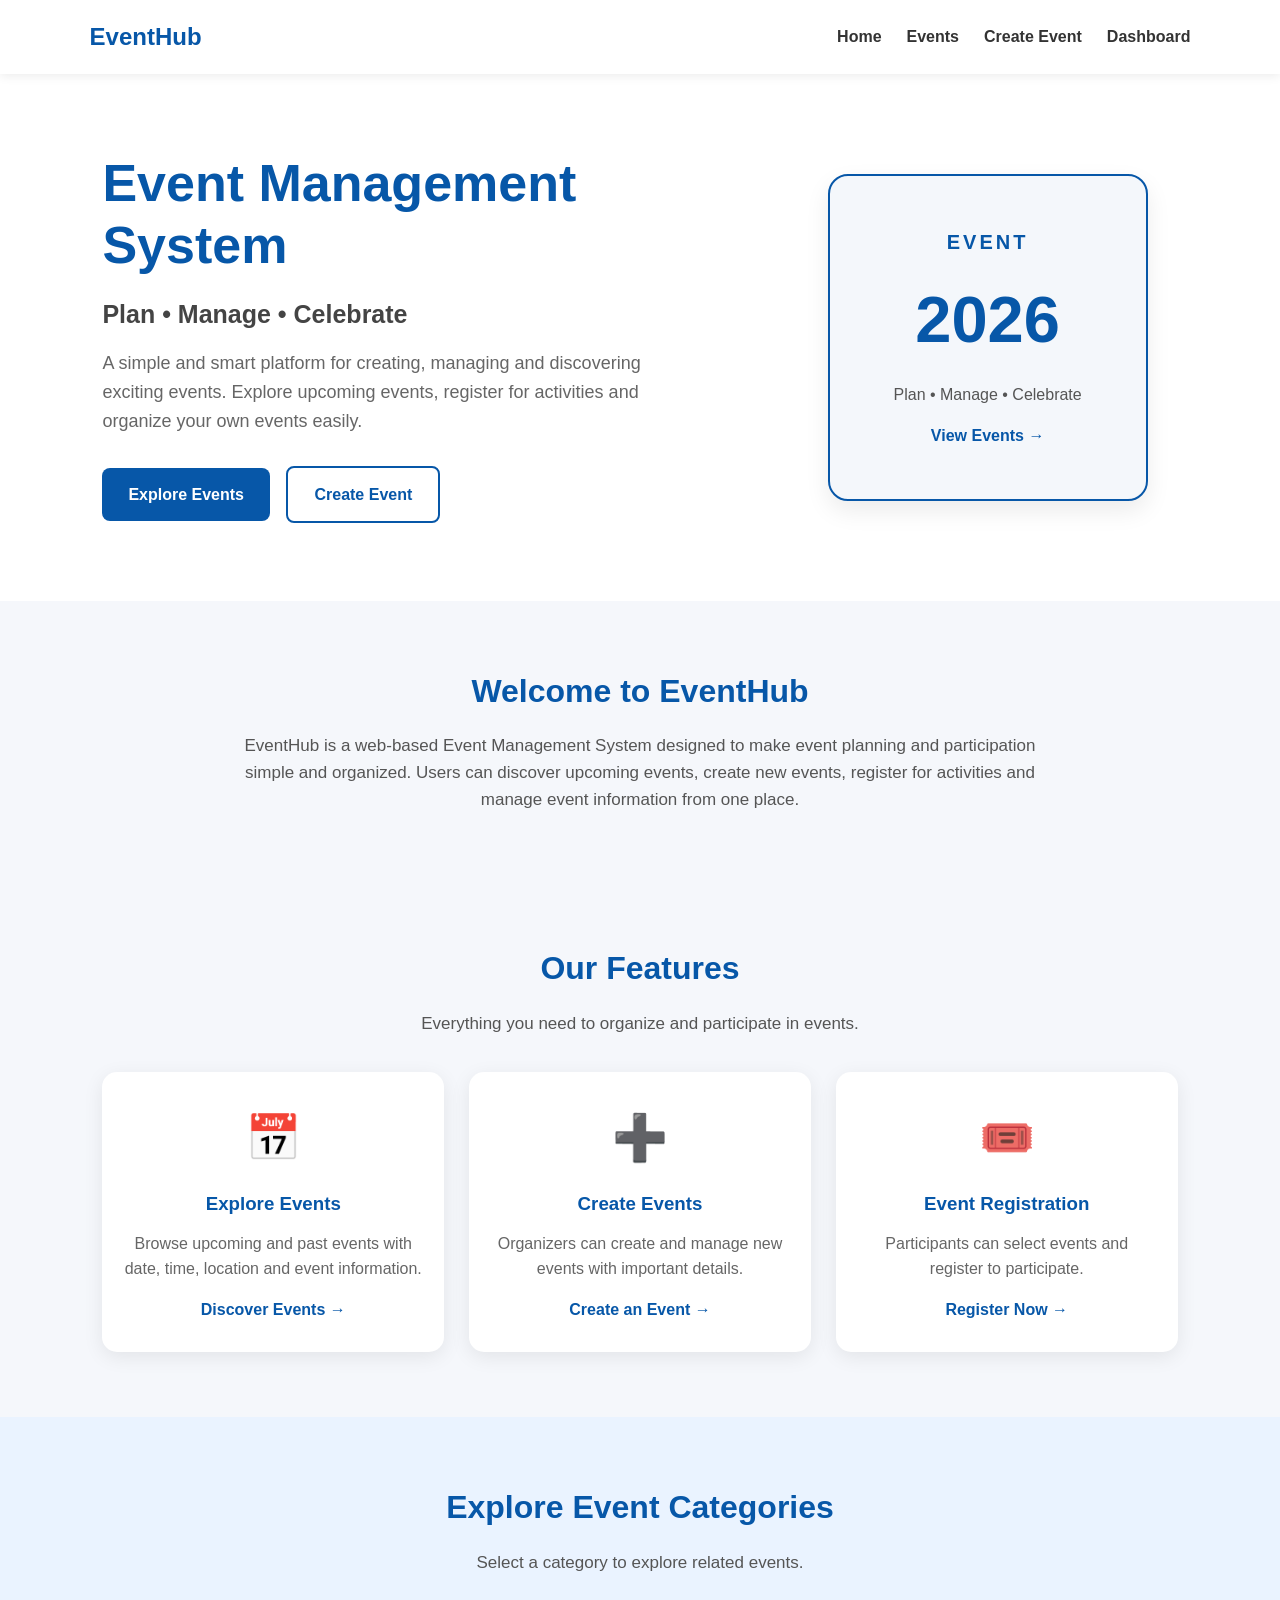
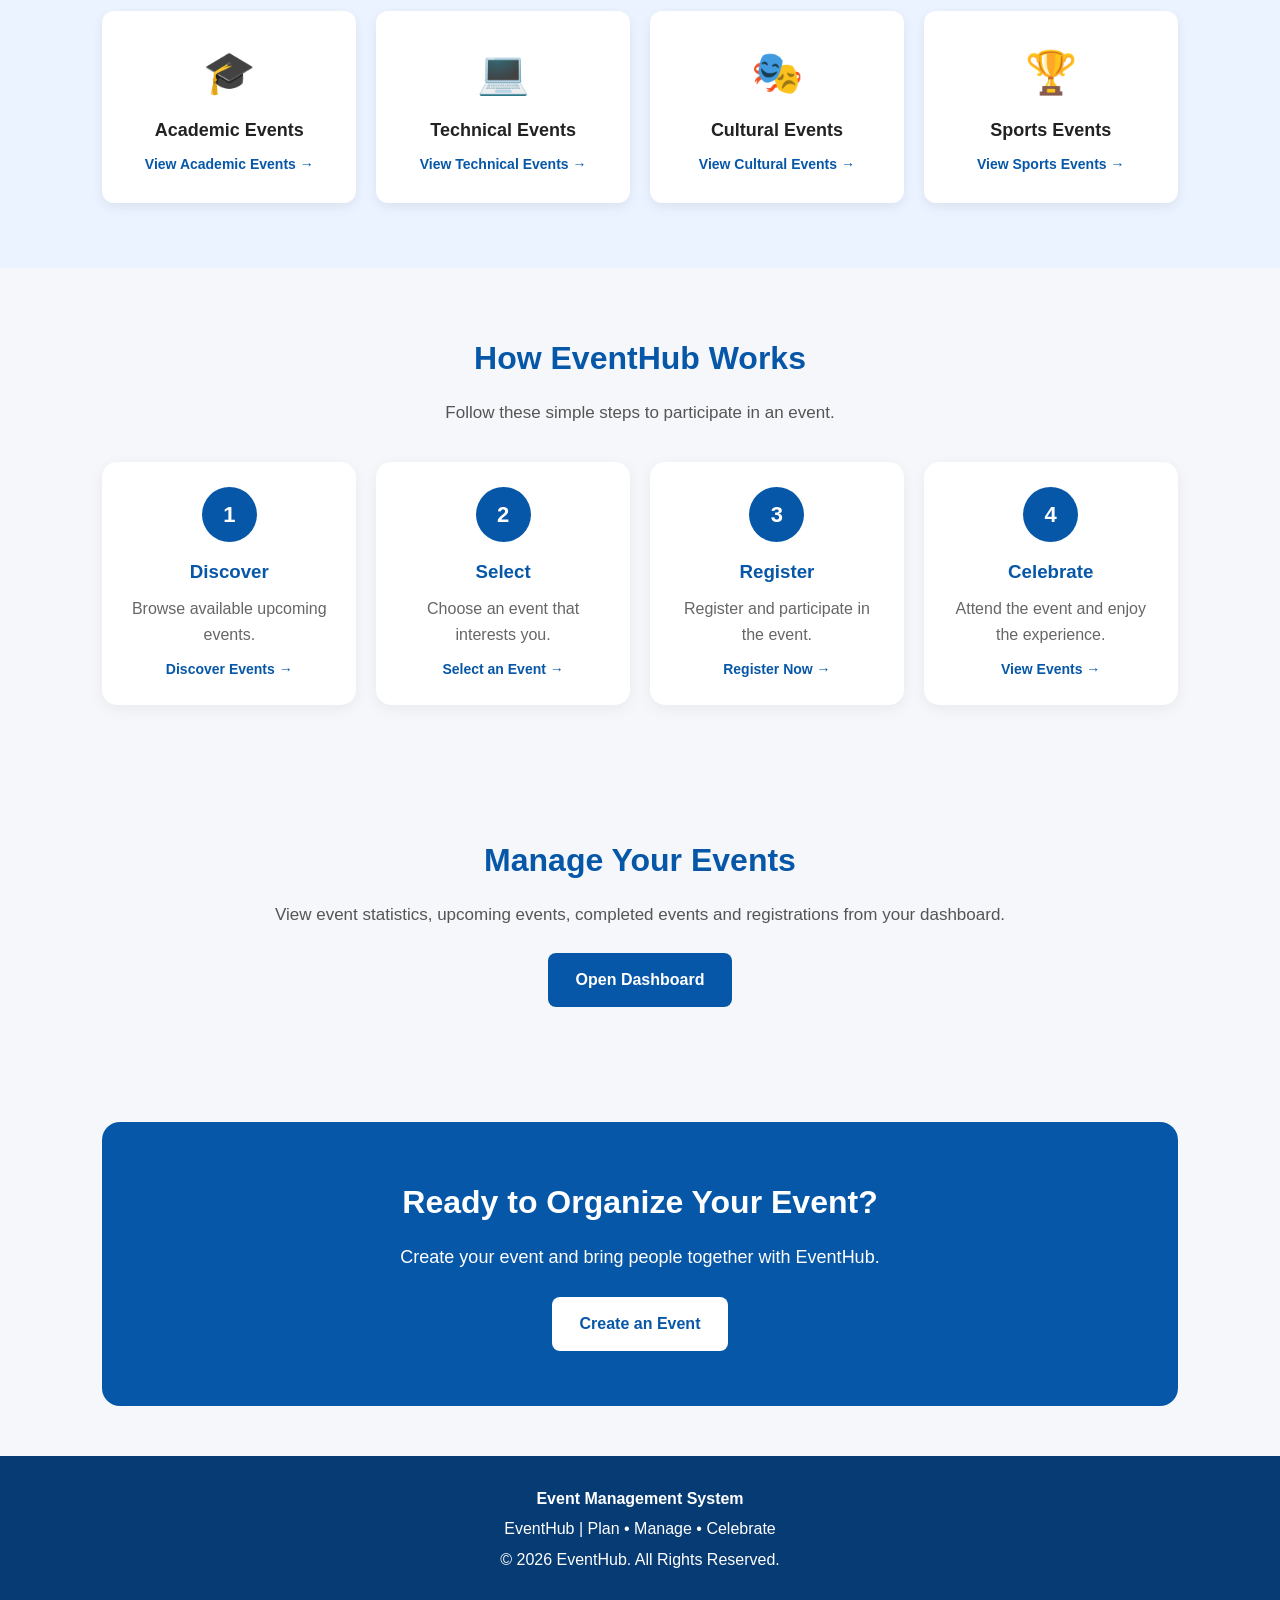
<file: index.html>
<!DOCTYPE html>
<html lang="en">

<head>
    <meta charset="UTF-8">
    <meta name="viewport" content="width=device-width, initial-scale=1.0">

    <title>Event Management System</title>

    <style>

        * {
            box-sizing: border-box;
            margin: 0;
            padding: 0;
        }

        body {
            font-family: Arial, sans-serif;
            background: #f5f7fb;
            color: #222;
            line-height: 1.6;
        }

        /* ================= NAVIGATION ================= */

        nav {
            background: #ffffff;
            padding: 18px 7%;
            display: flex;
            justify-content: space-between;
            align-items: center;
            box-shadow: 0 2px 10px rgba(0,0,0,0.08);
            position: sticky;
            top: 0;
            z-index: 1000;
        }

        nav h2 {
            color: #0757a8;
            font-size: 24px;
        }

        nav div {
            display: flex;
            gap: 25px;
        }

        nav a {
            color: #333;
            text-decoration: none;
            font-weight: bold;
        }

        nav a:hover {
            color: #0757a8;
        }


        /* ================= HERO ================= */

        .hero {
            min-height: 520px;
            display: flex;
            align-items: center;
            justify-content: space-between;
            padding: 70px 8%;
            background: #ffffff;
        }

        .hero-text {
            max-width: 650px;
        }

        .hero h1 {
            font-size: 52px;
            line-height: 1.2;
            color: #0757a8;
            margin-bottom: 18px;
        }

        .tagline {
            font-size: 25px;
            font-weight: bold;
            color: #444;
            margin-bottom: 15px;
        }

        .description {
            font-size: 18px;
            color: #666;
            margin-bottom: 30px;
            max-width: 600px;
        }


        /* ================= BUTTONS ================= */

        .buttons a {
            display: inline-block;
            padding: 14px 26px;
            margin-right: 12px;
            border-radius: 8px;
            text-decoration: none;
            font-weight: bold;
            transition: 0.3s;
        }

        .primary {
            background: #0757a8;
            color: white;
        }

        .primary:hover {
            background: #05447f;
        }

        .secondary {
            border: 2px solid #0757a8;
            color: #0757a8;
        }

        .secondary:hover {
            background: #0757a8;
            color: white;
        }


        /* ================= HERO CARD ================= */

        .hero-picture {
            text-align: center;
            padding: 30px;
        }

        .event-box {
            width: 320px;
            padding: 50px 25px;
            background: #f4f7fb;
            border-radius: 20px;
            border: 2px solid #0757a8;
            box-shadow: 0 10px 25px rgba(0,0,0,0.08);
            color: #0757a8;
        }

        .event-box .small-title {
            font-size: 20px;
            font-weight: bold;
            letter-spacing: 3px;
        }

        .event-box strong {
            display: block;
            font-size: 65px;
            margin: 10px 0;
        }

        .event-box p {
            color: #555;
            font-size: 16px;
        }


        /* ================= GENERAL SECTION ================= */

        .section {
            padding: 65px 8%;
            text-align: center;
        }

        .section h2 {
            color: #0757a8;
            font-size: 32px;
            margin-bottom: 15px;
        }

        .section-intro {
            max-width: 800px;
            margin: auto;
            color: #555;
            font-size: 17px;
        }


        /* ================= FEATURE CARDS ================= */

        .cards {
            display: grid;
            grid-template-columns: repeat(3, 1fr);
            gap: 25px;
            margin-top: 35px;
        }

        .card-link {
            text-decoration: none;
            color: inherit;
        }

        .card {
            background: white;
            padding: 30px 22px;
            border-radius: 15px;
            box-shadow: 0 5px 20px rgba(0,0,0,0.08);
            transition: 0.3s;
            height: 100%;
        }

        .card:hover {
            transform: translateY(-8px);
            box-shadow: 0 10px 25px rgba(0,0,0,0.13);
        }

        .icon {
            font-size: 45px;
            margin-bottom: 15px;
        }

        .card h3 {
            color: #0757a8;
            margin-bottom: 12px;
        }

        .card p {
            color: #666;
        }

        .click-text {
            display: block;
            margin-top: 15px;
            color: #0757a8;
            font-weight: bold;
        }


        /* ================= CATEGORIES ================= */

        .categories {
            background: #eaf3ff;
        }

        .category-grid {
            display: grid;
            grid-template-columns: repeat(4, 1fr);
            gap: 20px;
            margin-top: 35px;
        }

        .category-link {
            text-decoration: none;
            color: inherit;
        }

        .category {
            background: white;
            padding: 28px 15px;
            border-radius: 12px;
            font-size: 18px;
            font-weight: bold;
            box-shadow: 0 4px 12px rgba(0,0,0,0.07);
            transition: 0.3s;
        }

        .category:hover {
            transform: translateY(-6px);
            box-shadow: 0 8px 20px rgba(0,0,0,0.12);
        }

        .category div {
            font-size: 42px;
            margin-bottom: 10px;
        }

        .category small {
            display: block;
            margin-top: 8px;
            color: #0757a8;
            font-size: 14px;
        }


        /* ================= HOW IT WORKS ================= */

        .steps {
            display: grid;
            grid-template-columns: repeat(4, 1fr);
            gap: 20px;
            margin-top: 35px;
        }

        .step-link {
            text-decoration: none;
            color: inherit;
        }

        .step {
            padding: 25px;
            background: white;
            border-radius: 15px;
            min-height: 210px;
            box-shadow: 0 4px 15px rgba(0,0,0,0.06);
            transition: 0.3s;
        }

        .step:hover {
            transform: translateY(-6px);
            box-shadow: 0 8px 20px rgba(0,0,0,0.1);
        }

        .number {
            width: 55px;
            height: 55px;
            line-height: 55px;
            margin: 0 auto 15px;
            background: #0757a8;
            color: white;
            border-radius: 50%;
            font-size: 22px;
            font-weight: bold;
        }

        .step h3 {
            color: #0757a8;
            margin-bottom: 10px;
        }

        .step p {
            color: #666;
        }

        .step-action {
            display: block;
            margin-top: 10px;
            color: #0757a8;
            font-size: 14px;
            font-weight: bold;
        }


        /* ================= CTA ================= */

        .cta {
            margin: 50px 8%;
            padding: 55px 20px;
            text-align: center;
            border-radius: 18px;
            background: #0757a8;
            color: white;
        }

        .cta h2 {
            font-size: 32px;
            margin-bottom: 15px;
        }

        .cta p {
            font-size: 18px;
            margin-bottom: 25px;
        }

        .cta a {
            display: inline-block;
            background: white;
            color: #0757a8;
            padding: 14px 28px;
            border-radius: 8px;
            text-decoration: none;
            font-weight: bold;
        }

        .cta a:hover {
            background: #eaf3ff;
        }


        /* ================= FOOTER ================= */

        footer {
            background: #073b73;
            color: white;
            text-align: center;
            padding: 25px;
        }

        footer p {
            margin: 5px;
        }


        /* ================= MOBILE ================= */

        @media (max-width: 800px) {

            nav {
                flex-direction: column;
                gap: 15px;
            }

            nav div {
                gap: 12px;
                flex-wrap: wrap;
                justify-content: center;
            }

            .hero {
                flex-direction: column;
                text-align: center;
            }

            .hero h1 {
                font-size: 38px;
            }

            .tagline {
                font-size: 21px;
            }

            .hero-picture {
                margin-top: 20px;
            }

            .cards,
            .category-grid,
            .steps {
                grid-template-columns: 1fr;
            }

            .buttons a {
                margin: 5px;
            }
        }

    </style>

</head>


<body>


    <!-- ================= NAVIGATION ================= -->

    <nav>

        <h2>EventHub</h2>

        <div>

            <a href="index.html">Home</a>

            <a href="events.html">Events</a>

            <a href="create-event.html">Create Event</a>

            <a href="dashboard.html">Dashboard</a>

        </div>

    </nav>


    <!-- ================= HERO ================= -->

    <section class="hero">

        <div class="hero-text">

            <h1>
                Event Management System
            </h1>

            <p class="tagline">
                Plan • Manage • Celebrate
            </p>

            <p class="description">

                A simple and smart platform for creating,
                managing and discovering exciting events.

                Explore upcoming events, register for activities
                and organize your own events easily.

            </p>


            <div class="buttons">

                <a class="primary" href="events.html">
                    Explore Events
                </a>

                <a class="secondary" href="create-event.html">
                    Create Event
                </a>

            </div>

        </div>


        <div class="hero-picture">

            <a href="events.html" style="text-decoration:none;">

                <div class="event-box">

                    <div class="small-title">
                        EVENT
                    </div>

                    <strong>2026</strong>

                    <p>
                        Plan • Manage • Celebrate
                    </p>

                    <p style="margin-top:15px; color:#0757a8; font-weight:bold;">
                        View Events →
                    </p>

                </div>

            </a>

        </div>

    </section>


    <!-- ================= ABOUT ================= -->

    <section class="section">

        <h2>Welcome to EventHub</h2>

        <p class="section-intro">

            EventHub is a web-based Event Management System
            designed to make event planning and participation
            simple and organized.

            Users can discover upcoming events, create new events,
            register for activities and manage event information
            from one place.

        </p>

    </section>


    <!-- ================= FEATURES ================= -->

    <section class="section">

        <h2>Our Features</h2>

        <p class="section-intro">

            Everything you need to organize and participate
            in events.

        </p>


        <div class="cards">


            <!-- Explore Events -->

            <a href="events.html" class="card-link">

                <div class="card">

                    <div class="icon">📅</div>

                    <h3>Explore Events</h3>

                    <p>

                        Browse upcoming and past events
                        with date, time, location and
                        event information.

                    </p>

                    <span class="click-text">
                        Discover Events →
                    </span>

                </div>

            </a>


            <!-- Create Events -->

            <a href="create-event.html" class="card-link">

                <div class="card">

                    <div class="icon">➕</div>

                    <h3>Create Events</h3>

                    <p>

                        Organizers can create and manage
                        new events with important details.

                    </p>

                    <span class="click-text">
                        Create an Event →
                    </span>

                </div>

            </a>


            <!-- Registration -->

            <a href="events.html" class="card-link">

                <div class="card">

                    <div class="icon">🎟️</div>

                    <h3>Event Registration</h3>

                    <p>

                        Participants can select events
                        and register to participate.

                    </p>

                    <span class="click-text">
                        Register Now →
                    </span>

                </div>

            </a>


        </div>

    </section>


    <!-- ================= EVENT CATEGORIES ================= -->

    <section class="section categories">

        <h2>Explore Event Categories</h2>

        <p class="section-intro">

            Select a category to explore related events.

        </p>


        <div class="category-grid">


            <!-- Academic -->

            <a
                href="events.html?category=academic"
                class="category-link"
            >

                <div class="category">

                    <div>🎓</div>

                    Academic Events

                    <small>
                        View Academic Events →
                    </small>

                </div>

            </a>


            <!-- Technical -->

            <a
                href="events.html?category=technical"
                class="category-link"
            >

                <div class="category">

                    <div>💻</div>

                    Technical Events

                    <small>
                        View Technical Events →
                    </small>

                </div>

            </a>


            <!-- Cultural -->

            <a
                href="events.html?category=cultural"
                class="category-link"
            >

                <div class="category">

                    <div>🎭</div>

                    Cultural Events

                    <small>
                        View Cultural Events →
                    </small>

                </div>

            </a>


            <!-- Sports -->

            <a
                href="events.html?category=sports"
                class="category-link"
            >

                <div class="category">

                    <div>🏆</div>

                    Sports Events

                    <small>
                        View Sports Events →
                    </small>

                </div>

            </a>


        </div>

    </section>


    <!-- ================= HOW IT WORKS ================= -->

    <section class="section">

        <h2>How EventHub Works</h2>

        <p class="section-intro">

            Follow these simple steps to participate
            in an event.

        </p>


        <div class="steps">


            <!-- Discover -->

            <a href="events.html" class="step-link">

                <div class="step">

                    <div class="number">1</div>

                    <h3>Discover</h3>

                    <p>
                        Browse available upcoming events.
                    </p>

                    <span class="step-action">
                        Discover Events →
                    </span>

                </div>

            </a>


            <!-- Select -->

            <a href="events.html" class="step-link">

                <div class="step">

                    <div class="number">2</div>

                    <h3>Select</h3>

                    <p>
                        Choose an event that interests you.
                    </p>

                    <span class="step-action">
                        Select an Event →
                    </span>

                </div>

            </a>


            <!-- Register -->

            <a href="events.html" class="step-link">

                <div class="step">

                    <div class="number">3</div>

                    <h3>Register</h3>

                    <p>
                        Register and participate in the event.
                    </p>

                    <span class="step-action">
                        Register Now →
                    </span>

                </div>

            </a>


            <!-- Celebrate -->

            <a href="events.html" class="step-link">

                <div class="step">

                    <div class="number">4</div>

                    <h3>Celebrate</h3>

                    <p>
                        Attend the event and enjoy the experience.
                    </p>

                    <span class="step-action">
                        View Events →
                    </span>

                </div>

            </a>


        </div>

    </section>


    <!-- ================= DASHBOARD ================= -->

    <section class="section">

        <h2>Manage Your Events</h2>

        <p class="section-intro">

            View event statistics, upcoming events,
            completed events and registrations
            from your dashboard.

        </p>

        <div style="margin-top:25px;">

            <a
                href="dashboard.html"
                class="primary"
                style="
                    display:inline-block;
                    padding:14px 28px;
                    border-radius:8px;
                    text-decoration:none;
                    font-weight:bold;
                "
            >
                Open Dashboard
            </a>

        </div>

    </section>


    <!-- ================= CALL TO ACTION ================= -->

    <section class="cta">

        <h2>
            Ready to Organize Your Event?
        </h2>

        <p>
            Create your event and bring people together with EventHub.
        </p>

        <a href="create-event.html">
            Create an Event
        </a>

    </section>


    <!-- ================= FOOTER ================= -->

    <footer>

        <p>
            <strong>Event Management System</strong>
        </p>

        <p>
            EventHub | Plan • Manage • Celebrate
        </p>

        <p>
            © 2026 EventHub. All Rights Reserved.
        </p>

    </footer>


</body>

</html>
</file>
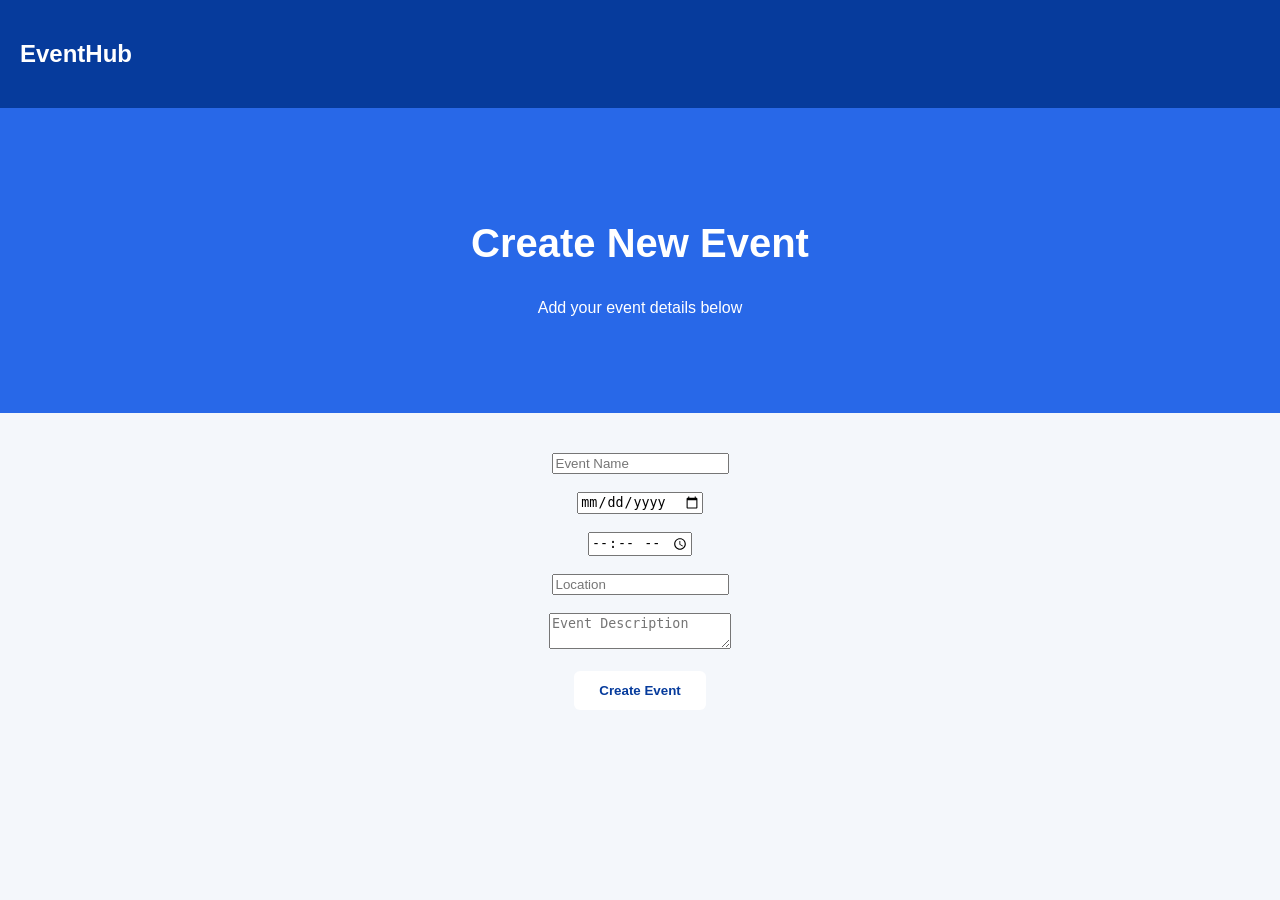
<file: create-event.html>
<!DOCTYPE html>
<html>
<head>
    <title>Create Event - EventHub</title>
    <link rel="stylesheet" href="style.css">
</head>

<body>

<nav>
    <h2>EventHub</h2>
</nav>

<section class="hero">
    <h1>Create New Event</h1>
    <p>Add your event details below</p>
</section>

<section style="text-align:center; padding:40px;">

    <input type="text" placeholder="Event Name"><br><br>

    <input type="date"><br><br>

    <input type="time"><br><br>

    <input type="text" placeholder="Location"><br><br>

    <textarea placeholder="Event Description"></textarea><br><br>

    <button onclick="alert('Event created successfully!')">
        Create Event
    </button>

</section>

</body>
</html>
</file>
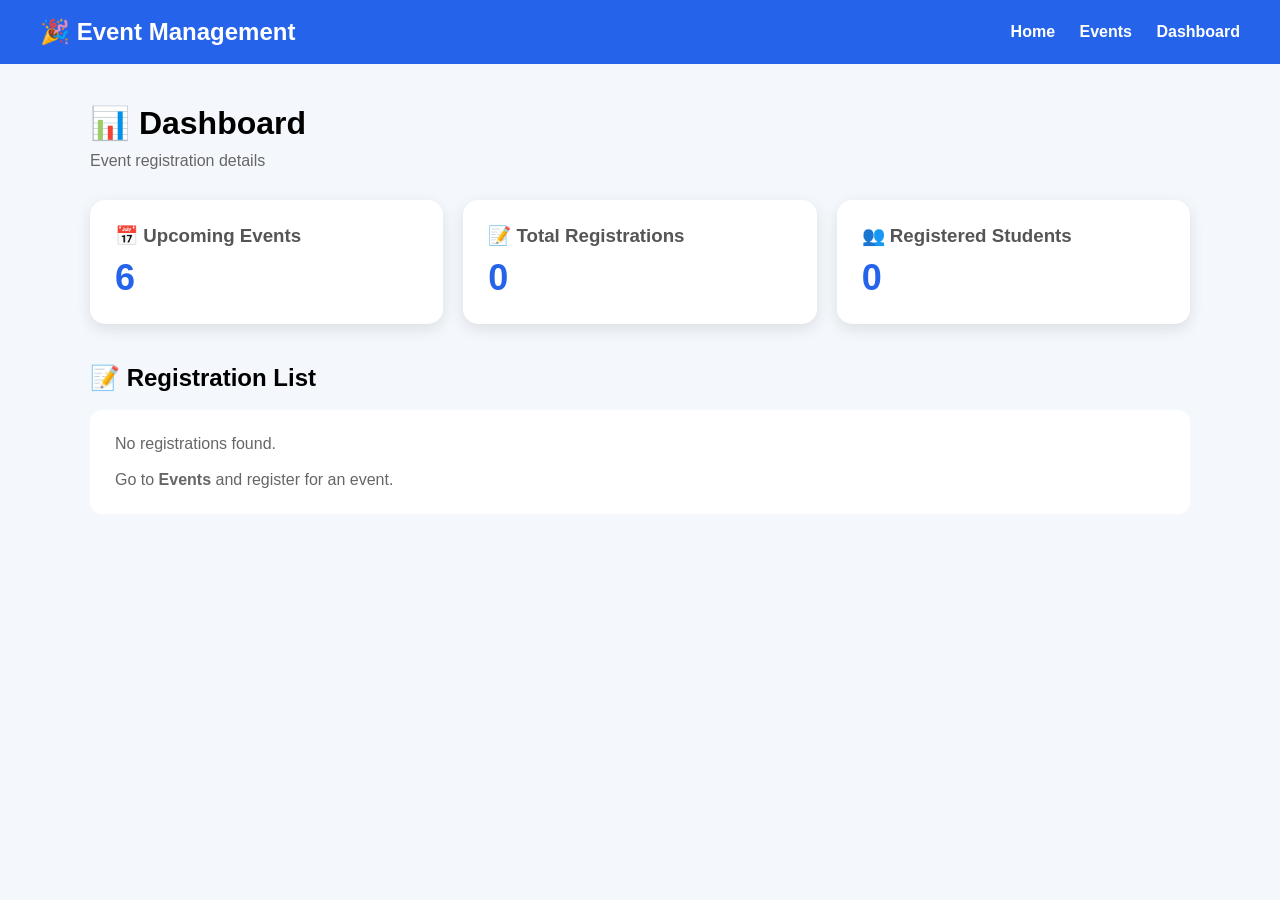
<file: dashboard.html>
<!DOCTYPE html>
<html lang="en">

<head>

<meta charset="UTF-8">

<meta name="viewport"
content="width=device-width, initial-scale=1.0">

<title>Dashboard</title>

<style>

* {
    box-sizing: border-box;
    margin: 0;
    padding: 0;
    font-family: Arial, sans-serif;
}

body {
    background: #f4f7fb;
}

nav {
    background: #2563eb;
    color: white;
    padding: 18px 40px;

    display: flex;
    justify-content: space-between;
    align-items: center;
}

nav a {
    color: white;
    text-decoration: none;
    margin-left: 20px;
    font-weight: bold;
}

.container {
    width: 90%;
    max-width: 1100px;
    margin: 40px auto;
}

h1 {
    margin-bottom: 10px;
}

.subtitle {
    color: #666;
    margin-bottom: 30px;
}


/* Statistics */

.stats {

    display: grid;

    grid-template-columns:
        repeat(3, 1fr);

    gap: 20px;

    margin-bottom: 40px;
}

.stat {

    background: white;

    padding: 25px;

    border-radius: 15px;

    box-shadow:
        0 5px 15px rgba(0,0,0,.1);

}

.stat h3 {
    color: #555;
    margin-bottom: 10px;
}

.number {

    font-size: 36px;

    font-weight: bold;

    color: #2563eb;

}


/* Registration */

.registration {

    background: white;

    padding: 20px;

    margin-bottom: 15px;

    border-radius: 12px;

    box-shadow:
        0 4px 12px rgba(0,0,0,.08);

}

.registration h3 {

    color: #2563eb;

    margin-bottom: 12px;

}

.registration p {

    margin: 7px 0;

    color: #444;

}

.event {

    display: inline-block;

    background: #dbeafe;

    color: #1d4ed8;

    padding: 7px 10px;

    border-radius: 6px;

    font-weight: bold;

    margin-bottom: 12px;

}

.cancel {

    margin-top: 12px;

    padding: 9px 15px;

    background: #dc2626;

    color: white;

    border: none;

    border-radius: 6px;

    cursor: pointer;

}

.no-data {

    background: white;

    padding: 25px;

    border-radius: 12px;

    color: #666;

}


/* Mobile */

@media(max-width:800px) {

    .stats {

        grid-template-columns: 1fr;

    }

    nav {

        flex-direction: column;

        gap: 15px;

    }

}

</style>

</head>


<body>


<nav>

<h2>🎉 Event Management</h2>

<div>

<a href="index.html">Home</a>

<a href="events.html">Events</a>

<a href="dashboard.html">Dashboard</a>

</div>

</nav>


<div class="container">

<h1>📊 Dashboard</h1>

<p class="subtitle">
Event registration details
</p>


<!-- Statistics -->

<div class="stats">

<div class="stat">

<h3>📅 Upcoming Events</h3>

<div class="number">
6
</div>

</div>


<div class="stat">

<h3>📝 Total Registrations</h3>

<div class="number"
id="total">
0
</div>

</div>


<div class="stat">

<h3>👥 Registered Students</h3>

<div class="number"
id="students">
0
</div>

</div>

</div>


<h2>📝 Registration List</h2>

<br>

<div id="registrationList"></div>

</div>


<script>


function displayRegistrations() {


    // Read SAME key used by register.html

    let registrations =
        JSON.parse(
            localStorage.getItem("registrations")
        ) || [];


    // Show total

    document.getElementById("total")
        .textContent =
        registrations.length;


    // Show student count

    document.getElementById("students")
        .textContent =
        registrations.length;


    let list =
        document.getElementById(
            "registrationList"
        );


    // If nothing registered

    if (registrations.length === 0) {

        list.innerHTML = `

            <div class="no-data">

                No registrations found.

                <br><br>

                Go to
                <b>Events</b>
                and register for an event.

            </div>

        `;

        return;
    }


    list.innerHTML = "";


    // Display every person

    registrations.forEach(
        function(registration, index) {


            list.innerHTML += `

                <div class="registration">

                    <div class="event">
                        🎓 ${registration.event}
                    </div>

                    <h3>
                        👤 ${registration.name}
                    </h3>

                    <p>
                        📱 Phone:
                        ${registration.phone}
                    </p>

                    <p>
                        📧 Email:
                        ${registration.email}
                    </p>

                    <p>
                        📅 Registered:
                        ${registration.registeredDate}
                    </p>

                    <button
                        class="cancel"
                        onclick="cancelRegistration(${index})">

                        Cancel Registration

                    </button>

                </div>

            `;

        }
    );

}


// Cancel registration

function cancelRegistration(index) {


    let registrations =
        JSON.parse(
            localStorage.getItem("registrations")
        ) || [];


    if (
        confirm(
            "Cancel this registration?"
        )
    ) {

        registrations.splice(index, 1);


        localStorage.setItem(
            "registrations",
            JSON.stringify(registrations)
        );


        displayRegistrations();

    }

}


// Load registrations

displayRegistrations();

</script>

</body>

</html>
</file>
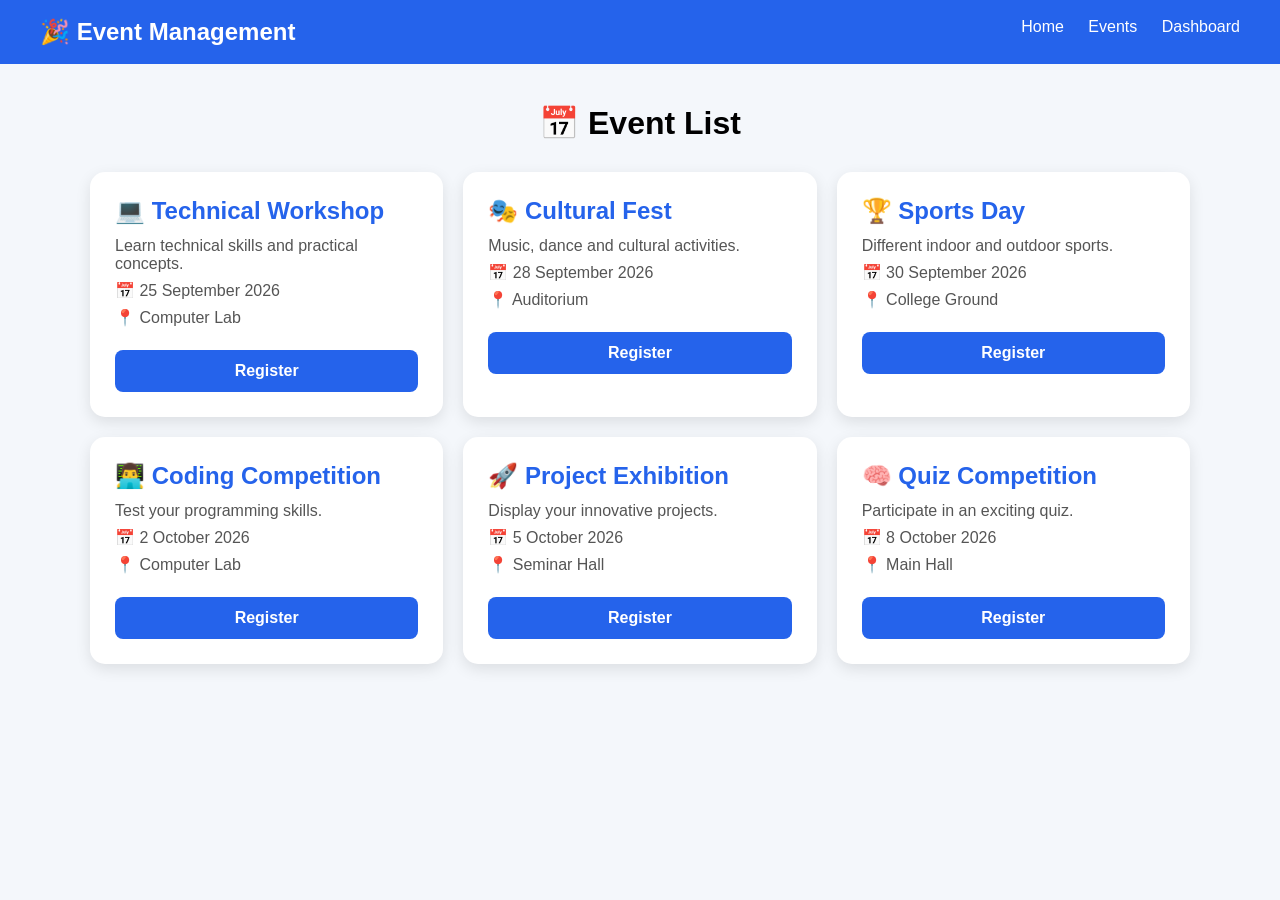
<file: events.html>
<!DOCTYPE html>
<html lang="en">
<head>
<meta charset="UTF-8">
<meta name="viewport" content="width=device-width, initial-scale=1.0">
<title>Event List</title>

<style>
* {
    box-sizing: border-box;
    margin: 0;
    padding: 0;
    font-family: Arial, sans-serif;
}

body {
    background: #f4f7fb;
}

nav {
    background: #2563eb;
    color: white;
    padding: 18px 40px;
    display: flex;
    justify-content: space-between;
}

nav a {
    color: white;
    text-decoration: none;
    margin-left: 20px;
}

.container {
    width: 90%;
    max-width: 1100px;
    margin: 40px auto;
}

h1 {
    text-align: center;
    margin-bottom: 30px;
}

.events {
    display: grid;
    grid-template-columns: repeat(3, 1fr);
    gap: 20px;
}

.card {
    background: white;
    padding: 25px;
    border-radius: 15px;
    box-shadow: 0 5px 15px rgba(0,0,0,.1);
}

.card h2 {
    color: #2563eb;
    margin-bottom: 12px;
}

.card p {
    margin: 8px 0;
    color: #555;
}

button {
    width: 100%;
    margin-top: 15px;
    padding: 12px;
    border: none;
    border-radius: 8px;
    background: #2563eb;
    color: white;
    font-size: 16px;
    font-weight: bold;
    cursor: pointer;
}

button:hover {
    background: #1d4ed8;
}

@media(max-width:800px) {
    .events {
        grid-template-columns: 1fr;
    }
}
</style>
</head>

<body>

<nav>
    <h2>🎉 Event Management</h2>

    <div>
        <a href="index.html">Home</a>
        <a href="events.html">Events</a>
        <a href="dashboard.html">Dashboard</a>
    </div>
</nav>

<div class="container">

<h1>📅 Event List</h1>

<div class="events">

    <div class="card">
        <h2>💻 Technical Workshop</h2>
        <p>Learn technical skills and practical concepts.</p>
        <p>📅 25 September 2026</p>
        <p>📍 Computer Lab</p>

        <button onclick="register('Technical Workshop')">
            Register
        </button>
    </div>

    <div class="card">
        <h2>🎭 Cultural Fest</h2>
        <p>Music, dance and cultural activities.</p>
        <p>📅 28 September 2026</p>
        <p>📍 Auditorium</p>

        <button onclick="register('Cultural Fest')">
            Register
        </button>
    </div>

    <div class="card">
        <h2>🏆 Sports Day</h2>
        <p>Different indoor and outdoor sports.</p>
        <p>📅 30 September 2026</p>
        <p>📍 College Ground</p>

        <button onclick="register('Sports Day')">
            Register
        </button>
    </div>

    <div class="card">
        <h2>👨‍💻 Coding Competition</h2>
        <p>Test your programming skills.</p>
        <p>📅 2 October 2026</p>
        <p>📍 Computer Lab</p>

        <button onclick="register('Coding Competition')">
            Register
        </button>
    </div>

    <div class="card">
        <h2>🚀 Project Exhibition</h2>
        <p>Display your innovative projects.</p>
        <p>📅 5 October 2026</p>
        <p>📍 Seminar Hall</p>

        <button onclick="register('Project Exhibition')">
            Register
        </button>
    </div>

    <div class="card">
        <h2>🧠 Quiz Competition</h2>
        <p>Participate in an exciting quiz.</p>
        <p>📅 8 October 2026</p>
        <p>📍 Main Hall</p>

        <button onclick="register('Quiz Competition')">
            Register
        </button>
    </div>

</div>

</div>

<script>

function register(eventName) {

    // Save selected event
    localStorage.setItem("selectedEvent", eventName);

    // Open registration page
    window.location.href = "register.html";
}

</script>

</body>
</html>
</file>
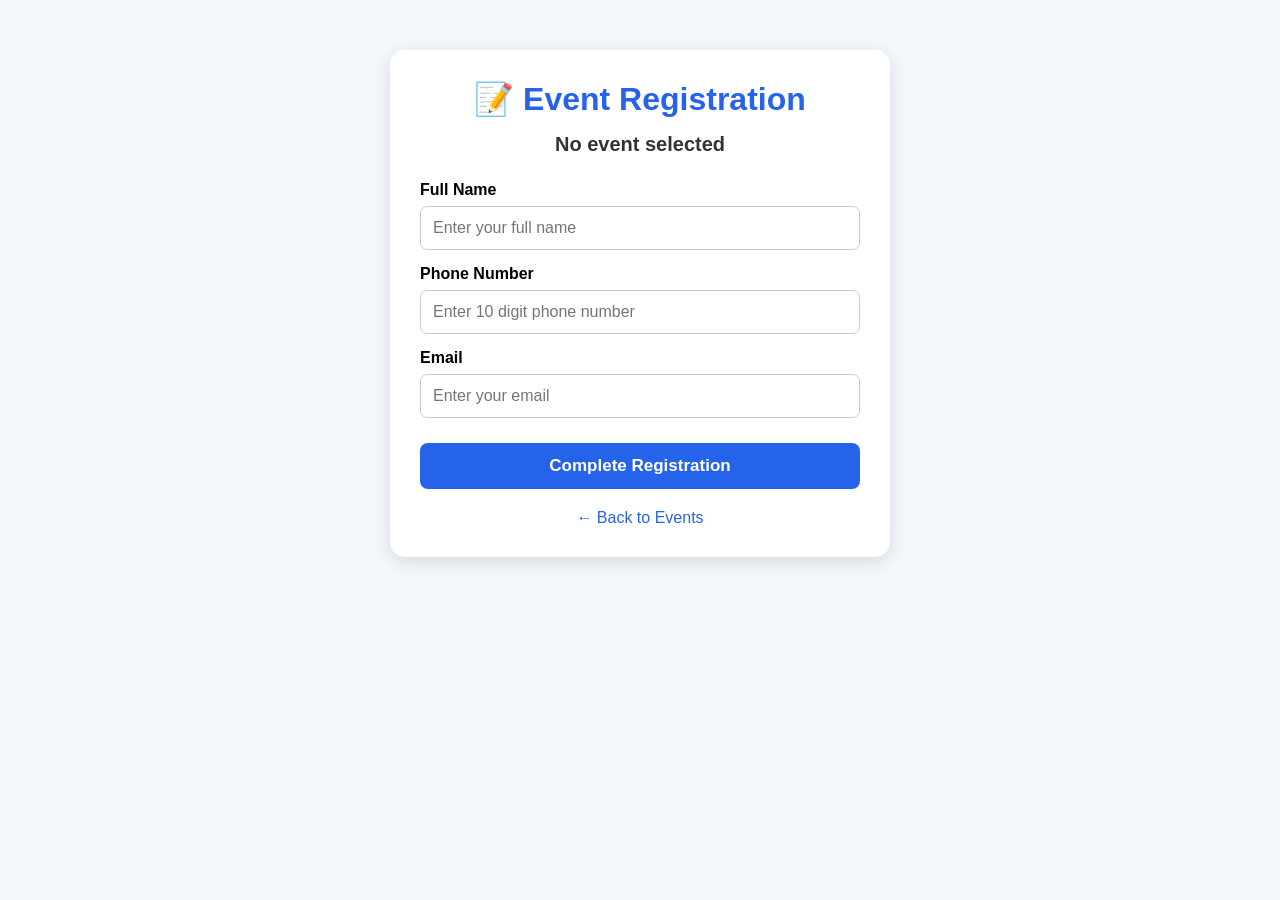
<file: register.html>
<!DOCTYPE html>
<html lang="en">

<head>
    <meta charset="UTF-8">
    <meta name="viewport" content="width=device-width, initial-scale=1.0">

    <title>Event Registration</title>

    <style>
        * {
            box-sizing: border-box;
            margin: 0;
            padding: 0;
            font-family: Arial, sans-serif;
        }

        body {
            background: #f4f7fb;
        }

        .container {
            width: 90%;
            max-width: 500px;
            margin: 50px auto;
        }

        .form-box {
            background: white;
            padding: 30px;
            border-radius: 15px;
            box-shadow: 0 5px 20px rgba(0, 0, 0, 0.12);
        }

        h1 {
            text-align: center;
            color: #2563eb;
            margin-bottom: 15px;
        }

        .event-name {
            text-align: center;
            font-size: 20px;
            font-weight: bold;
            margin-bottom: 25px;
            color: #333;
        }

        label {
            display: block;
            margin-top: 15px;
            margin-bottom: 7px;
            font-weight: bold;
        }

        input {
            width: 100%;
            padding: 12px;
            border: 1px solid #ccc;
            border-radius: 7px;
            font-size: 16px;
        }

        button {
            width: 100%;
            padding: 13px;
            margin-top: 25px;
            border: none;
            border-radius: 8px;
            background: #2563eb;
            color: white;
            font-size: 17px;
            font-weight: bold;
            cursor: pointer;
        }

        button:hover {
            background: #1d4ed8;
        }

        .back {
            display: block;
            text-align: center;
            margin-top: 20px;
            color: #2563eb;
            text-decoration: none;
        }
    </style>

</head>

<body>

    <div class="container">

        <div class="form-box">

            <h1>📝 Event Registration</h1>

            <div class="event-name" id="eventName">
                Loading event...
            </div>

            <form id="registrationForm">

                <label>Full Name</label>

                <input
                    type="text"
                    id="name"
                    placeholder="Enter your full name"
                    required
                >

                <label>Phone Number</label>

                <input
                    type="tel"
                    id="phone"
                    placeholder="Enter 10 digit phone number"
                    maxlength="10"
                    pattern="[0-9]{10}"
                    required
                >

                <label>Email</label>

                <input
                    type="email"
                    id="email"
                    placeholder="Enter your email"
                    required
                >

                <button type="submit">
                    Complete Registration
                </button>

            </form>

            <a href="events.html" class="back">
                ← Back to Events
            </a>

        </div>

    </div>


    <script>

        // Get the event selected from events.html

        let selectedEvent =
            localStorage.getItem("selectedEvent");


        // Display event name

        if (selectedEvent) {

            document.getElementById("eventName").textContent =
                "Registering for: " + selectedEvent;

        } else {

            document.getElementById("eventName").textContent =
                "No event selected";

        }


        // Registration form

        document.getElementById("registrationForm")
        .addEventListener("submit", function(event) {

            event.preventDefault();


            if (!selectedEvent) {

                alert("Please select an event first.");

                window.location.href = "events.html";

                return;
            }


            // Get entered details

            let name =
                document.getElementById("name").value.trim();

            let phone =
                document.getElementById("phone").value.trim();

            let email =
                document.getElementById("email").value.trim();


            // Get previous registrations

            let registrations =
                JSON.parse(
                    localStorage.getItem("registrations")
                ) || [];


            // Create new registration

            let newRegistration = {

                id: Date.now(),

                event: selectedEvent,

                name: name,

                phone: phone,

                email: email,

                registeredDate:
                    new Date().toLocaleDateString()

            };


            // Add registration

            registrations.push(newRegistration);


            // Save registration

            localStorage.setItem(
                "registrations",
                JSON.stringify(registrations)
            );


            // Show success message

            alert(
                "Registration successful!\n\n" +
                "Event: " + selectedEvent +
                "\nName: " + name
            );


            // Open Dashboard

            window.location.href =
                "dashboard.html";

        });

    </script>

</body>

</html>
</file>
<file: style.css>
body {
    margin: 0;
    font-family: Arial, sans-serif;
    background-color: #f4f7fb;
}

nav {
    background-color: #063b9c;
    color: white;
    padding: 20px;
    display: flex;
    justify-content: space-between;
    align-items: center;
}

nav a {
    color: white;
    text-decoration: none;
    margin-left: 20px;
    font-weight: bold;
}

.hero {
    background-color: #2868e8;
    color: white;
    text-align: center;
    padding: 80px 20px;
}

.hero h1 {
    font-size: 40px;
}

button {
    background-color: white;
    color: #063b9c;
    border: none;
    padding: 12px 25px;
    border-radius: 6px;
    cursor: pointer;
    font-weight: bold;
}
.dashboard {
    display: flex;
    justify-content: center;
    gap: 25px;
    padding: 40px;
    flex-wrap: wrap;
}

.card {
    background: white;
    width: 200px;
    padding: 25px;
    text-align: center;
    border-radius: 10px;
    box-shadow: 0 3px 10px rgba(0,0,0,0.15);
}

.card h2 {
    color: #063b9c;
    font-size: 30px;
}

.card p {
    font-size: 18px;
}
</file>
